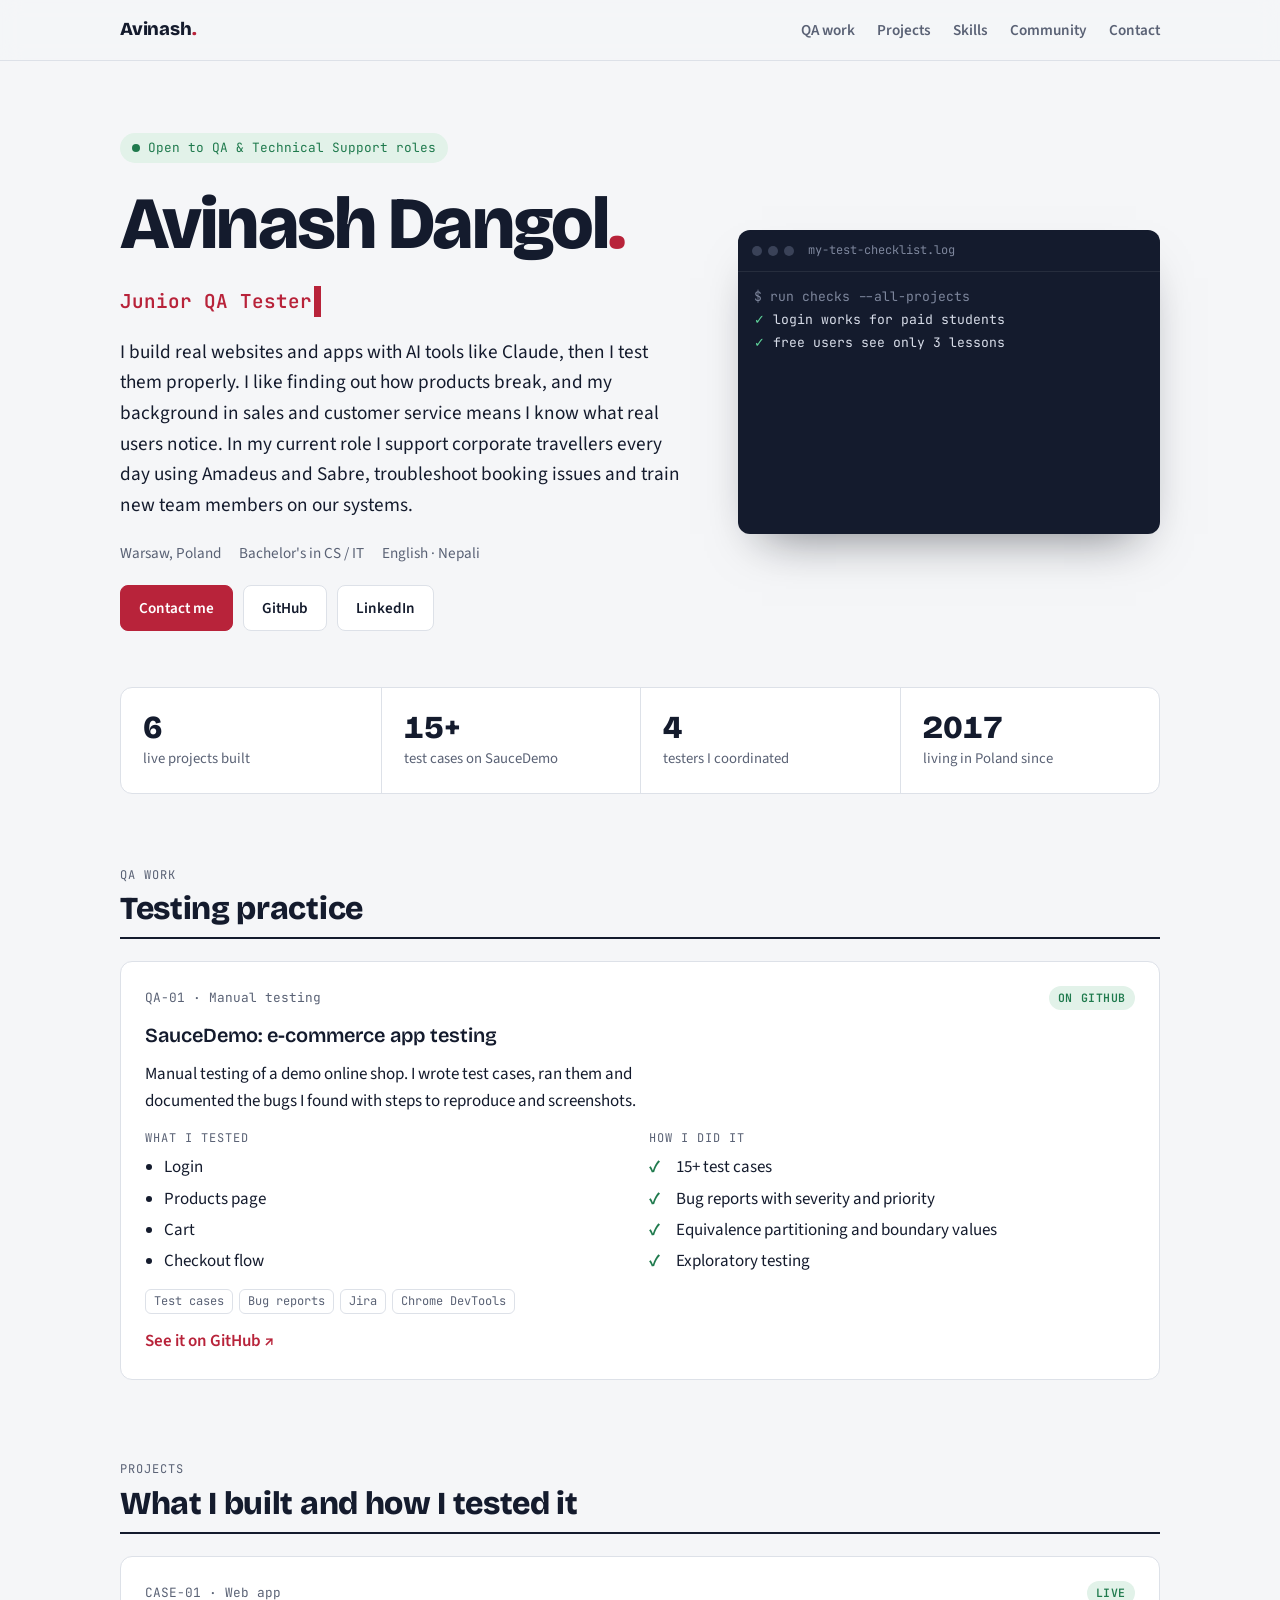
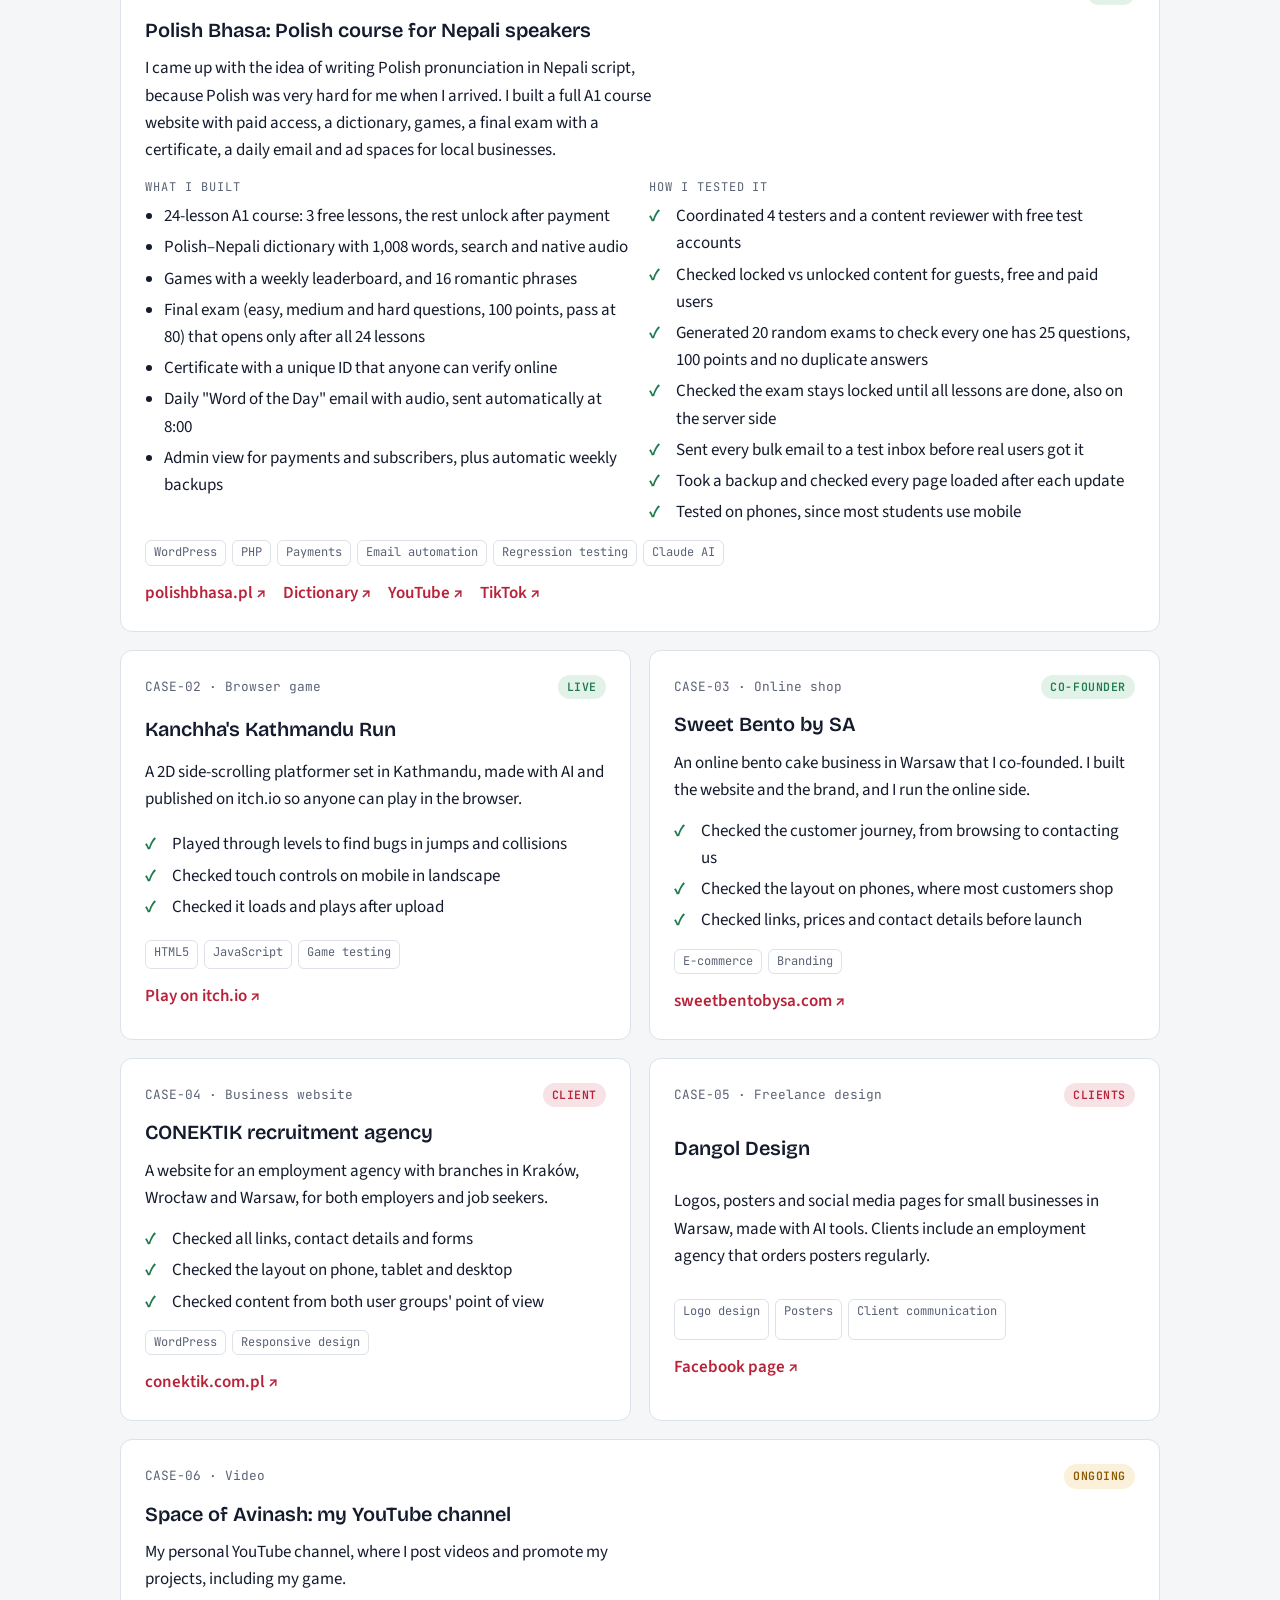
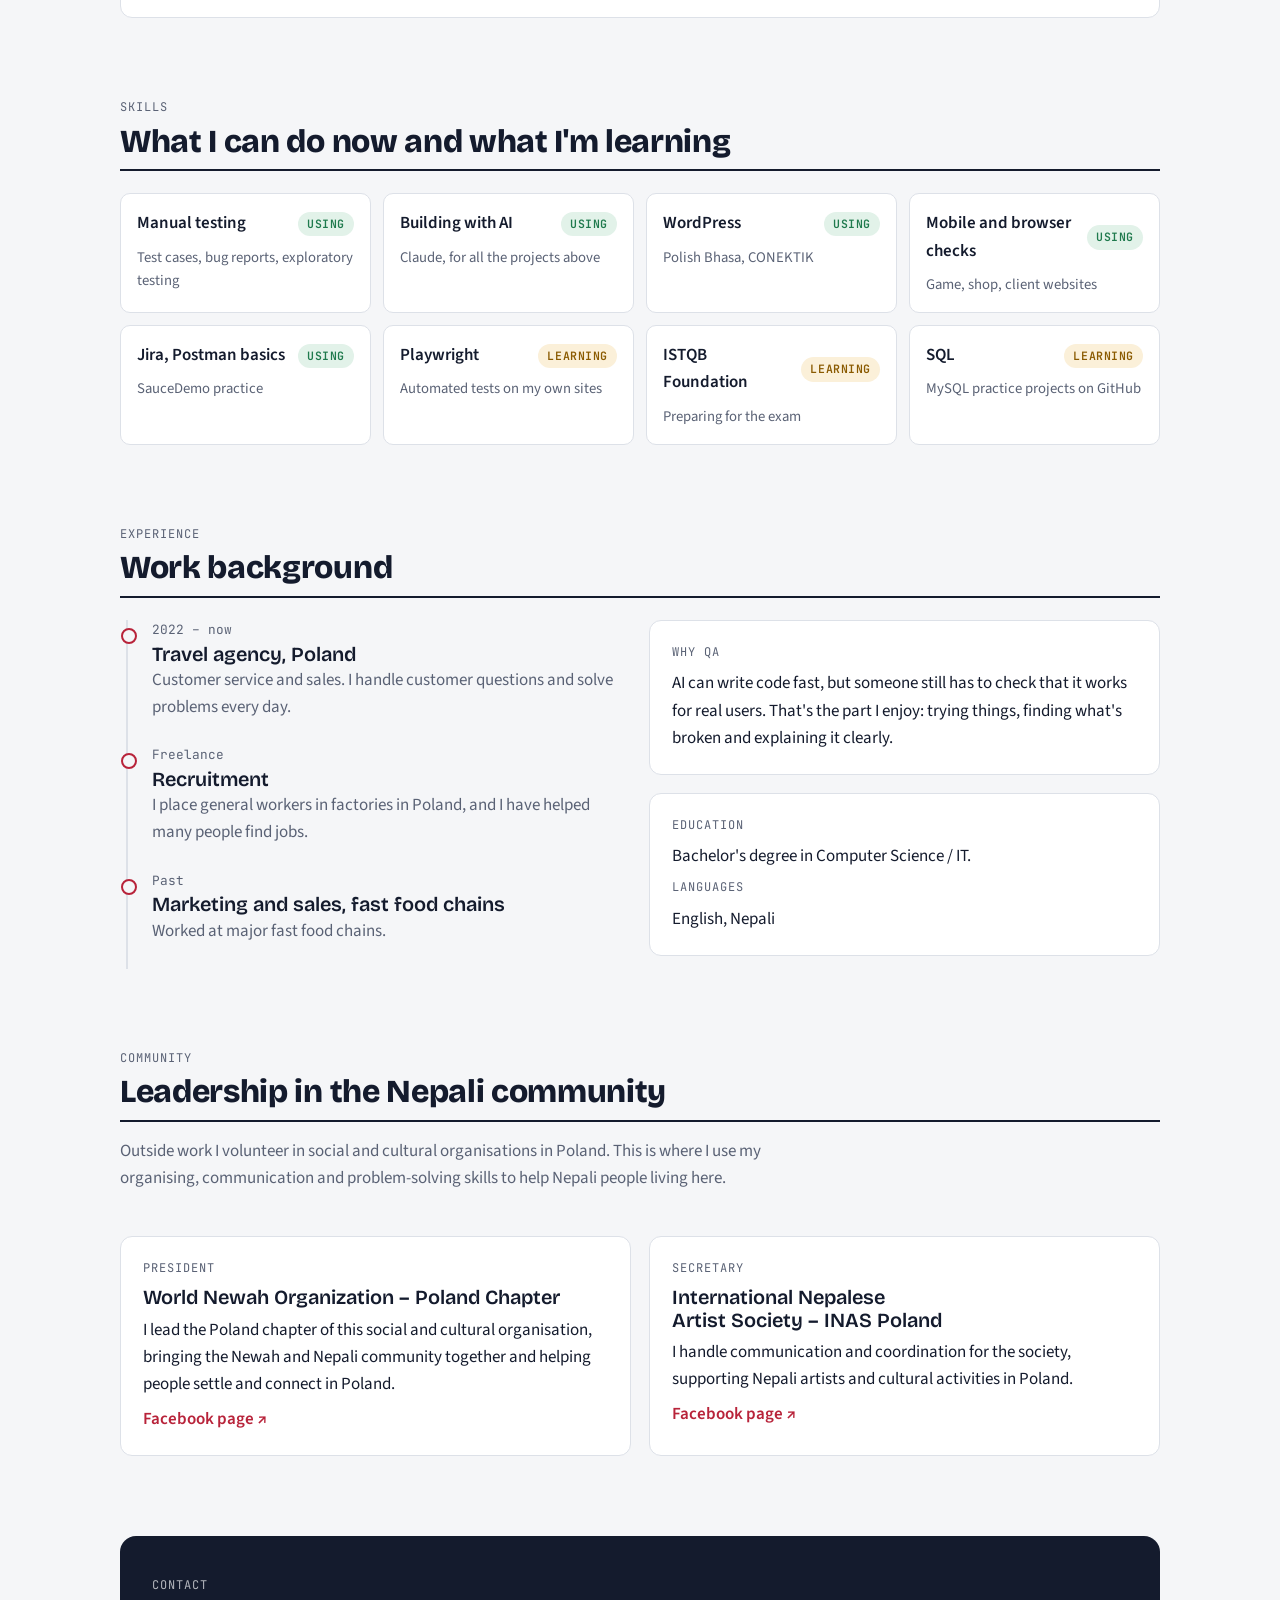
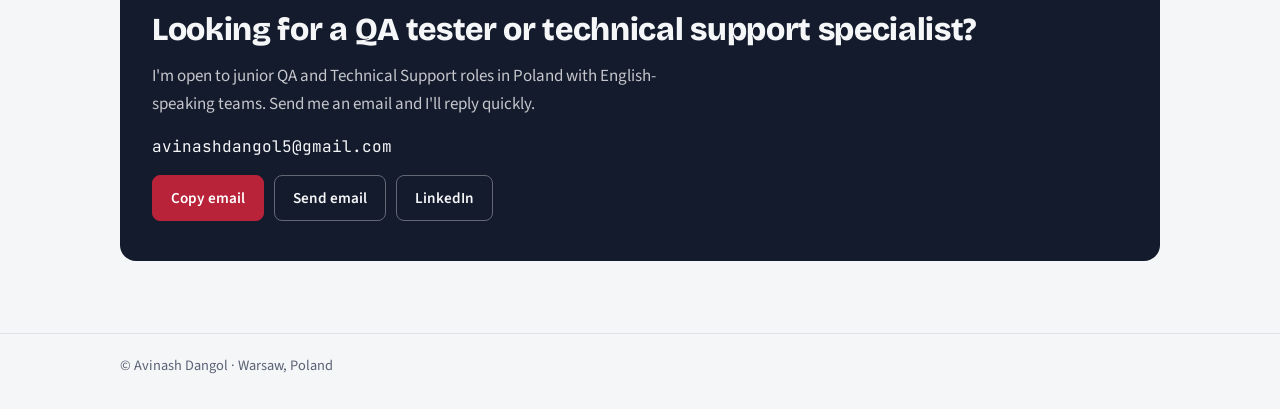
<file: index.html>
<!doctype html>
<html lang="en">
<head>
<meta charset="utf-8">
<meta name="viewport" content="width=device-width, initial-scale=1, viewport-fit=cover">
<meta name="description" content="Avinash Dangol: open to junior QA and Technical Support roles in Warsaw, Poland. I build websites and apps with AI, test them properly, and help users solve problems.">
<title>Avinash Dangol · QA & Technical Support</title>
<link rel="preconnect" href="https://fonts.googleapis.com">
<link rel="preconnect" href="https://fonts.gstatic.com" crossorigin>
<link rel="stylesheet" href="https://fonts.googleapis.com/css2?family=Bricolage+Grotesque:opsz,wght@12..96,600;12..96,800&family=Source+Sans+3:wght@400;600&family=JetBrains+Mono:wght@400;600&display=swap">
<style>
/* Layout: sticky nav, split hero (intro + live "test run" console), then case-file sections that reveal on scroll */
:root{
  --bg:#F5F6F8; --surface:#FFFFFF; --ink:#141B2D; --muted:#5A6275; --line:#DDE1E8;
  --accent:#B8233A; --accent-soft:#F7E3E6; --pass:#1F7A4D; --pass-soft:#E2F2E9; --learn:#8A5A00; --learn-soft:#FBF0D9;
  --console:#141B2D; --console-ink:#D7DCE8; --console-dim:#7D869C;
  --nav:rgba(245,246,248,.82);
  --display:"Bricolage Grotesque","Segoe UI",system-ui,sans-serif;
  --body:"Source Sans 3","Segoe UI",system-ui,sans-serif;
  --mono:"JetBrains Mono",ui-monospace,Consolas,monospace;
}
@media (prefers-color-scheme: dark){:root{
  --bg:#0F1320; --surface:#171C2C; --ink:#E9ECF3; --muted:#9AA2B5; --line:#2A3146;
  --accent:#F0657A; --accent-soft:#3A1C24; --pass:#5FD39A; --pass-soft:#163326; --learn:#F2C46B; --learn-soft:#3A2E14;
  --console:#0A0D17; --console-ink:#D7DCE8; --console-dim:#6B7489; --nav:rgba(15,19,32,.82); color-scheme:dark}}

*{box-sizing:border-box}
html{scroll-behavior:smooth;scroll-padding-top:72px}
body{margin:0;background:var(--bg);color:var(--ink);font-family:var(--body);font-size:17px;line-height:1.6;overflow-x:hidden}
img{max-width:100%}
h1,h2,h3{font-family:var(--display);text-wrap:balance;margin:0;line-height:1.12}
h1{font-size:clamp(2.6rem,7.5vw,4.6rem);font-weight:800;letter-spacing:-.025em}
h2{font-size:clamp(1.5rem,3.5vw,2rem);font-weight:800;letter-spacing:-.01em}
h3{font-size:1.25rem;font-weight:600}
p{margin:0;max-width:65ch}
a{color:var(--accent)}
a:focus-visible,button:focus-visible{outline:2px solid var(--accent);outline-offset:3px;border-radius:4px}
.label{font-family:var(--mono);font-size:.75rem;letter-spacing:.08em;text-transform:uppercase;color:var(--muted)}
.gutter{padding-left:max(16px,env(safe-area-inset-left,0px));padding-right:max(16px,env(safe-area-inset-right,0px))}
.wrap{max-width:1040px;margin:0 auto}

/* Scroll progress */
.progress{position:fixed;top:0;left:0;height:3px;width:100%;background:var(--accent);transform-origin:0 50%;transform:scaleX(0);z-index:30}

/* Nav */
nav{position:sticky;top:0;z-index:20;background:var(--nav);backdrop-filter:blur(10px);-webkit-backdrop-filter:blur(10px);border-bottom:1px solid var(--line)}
nav .wrap{display:flex;align-items:center;justify-content:space-between;gap:16px;height:60px}
.brand{font-family:var(--display);font-weight:800;font-size:1.15rem;color:var(--ink);text-decoration:none;letter-spacing:-.01em}
.brand span{color:var(--accent)}
.navlinks{display:flex;gap:22px}
.navlinks a{color:var(--muted);text-decoration:none;font-weight:600;font-size:.95rem;position:relative}
.navlinks a::after{content:"";position:absolute;left:0;right:0;bottom:-4px;height:2px;background:var(--accent);transform:scaleX(0);transform-origin:left;transition:transform .25s}
.navlinks a:hover{color:var(--ink)}
.navlinks a:hover::after,.navlinks a.active::after{transform:scaleX(1)}
.navlinks a.active{color:var(--ink)}
@media (max-width:640px){.navlinks{gap:14px}.navlinks a{font-size:.85rem}.navlinks .hide-sm{display:none}}

/* Hero */
.hero{display:grid;grid-template-columns:1.15fr .85fr;gap:48px;align-items:center;padding-block:72px 56px}
.hero-text{display:flex;flex-direction:column;gap:20px;min-width:0}
.status{display:inline-flex;align-items:center;gap:8px;font-family:var(--mono);font-size:.8rem;color:var(--pass);background:var(--pass-soft);padding:5px 12px;border-radius:999px;width:fit-content}
.status i{width:8px;height:8px;border-radius:50%;background:var(--pass);animation:pulse 2s infinite}
@keyframes pulse{0%{box-shadow:0 0 0 0 color-mix(in srgb,var(--pass) 60%,transparent)}70%{box-shadow:0 0 0 8px transparent}100%{box-shadow:0 0 0 0 transparent}}
.hero h1 .dot{color:var(--accent)}
.typed{font-family:var(--mono);font-size:clamp(1rem,2.4vw,1.2rem);color:var(--accent);font-weight:600;min-height:1.6em}
.typed .caret{display:inline-block;width:.6ch;background:var(--accent);margin-left:2px;animation:blink 1s steps(1) infinite}
@keyframes blink{50%{opacity:0}}
.lead{font-size:1.2rem}
.meta{display:flex;flex-wrap:wrap;gap:6px 18px;color:var(--muted);font-size:.95rem}
.contact{display:flex;flex-wrap:wrap;gap:10px;align-items:center}
.btn{display:inline-flex;align-items:center;gap:8px;padding:11px 18px;border-radius:8px;border:1px solid var(--line);background:var(--surface);color:var(--ink);font:600 .95rem var(--body);text-decoration:none;cursor:pointer;transition:transform .2s,box-shadow .2s,border-color .2s}
.btn:hover{transform:translateY(-2px);box-shadow:0 6px 18px -8px rgba(20,27,45,.35);border-color:var(--ink)}
.btn.primary{background:var(--accent);border-color:var(--accent);color:#fff}
.btn.primary:hover{border-color:var(--accent)}

/* Test-run console */
.console{background:var(--console);color:var(--console-ink);border-radius:12px;font-family:var(--mono);font-size:.82rem;line-height:1.75;box-shadow:0 24px 48px -24px rgba(10,13,23,.55);overflow:hidden;min-width:0}
.console-bar{display:flex;align-items:center;gap:6px;padding:10px 14px;border-bottom:1px solid rgba(255,255,255,.08)}
.console-bar i{width:10px;height:10px;border-radius:50%;background:#3A4258}
.console-bar span{margin-left:8px;color:var(--console-dim);font-size:.75rem}
.console-body{padding:14px 16px 16px;min-height:262px}
.console .cmd{color:var(--console-dim)}
.console .ln{white-space:nowrap;overflow:hidden;text-overflow:ellipsis}
.console .ok{color:#5FD39A}
.console .run{color:#F2C46B}
.console .sum{margin-top:8px;padding-top:8px;border-top:1px solid rgba(255,255,255,.08)}
.console .sum b{color:#5FD39A}

/* Stats */
.stats{display:grid;grid-template-columns:repeat(4,1fr);gap:0;border:1px solid var(--line);border-radius:12px;background:var(--surface);margin-bottom:72px}
.stat{padding:22px;display:flex;flex-direction:column;gap:2px;border-left:1px solid var(--line)}
.stat:first-child{border-left:0}
.stat strong{font-family:var(--display);font-size:2rem;font-weight:800;font-variant-numeric:tabular-nums;line-height:1.1}
.stat span{color:var(--muted);font-size:.92rem}
@media (max-width:760px){.hero{grid-template-columns:1fr;padding-block:48px 40px;gap:32px}.stats{grid-template-columns:1fr 1fr}.stat:nth-child(3){border-left:0}.stat:nth-child(n+3){border-top:1px solid var(--line)}}

/* Sections */
main{display:flex;flex-direction:column;gap:80px;padding-bottom:72px}
section{display:flex;flex-direction:column;gap:22px}
.head{display:flex;flex-direction:column;gap:6px;border-bottom:2px solid var(--ink);padding-bottom:10px}

/* Case files */
.cases{display:grid;grid-template-columns:1fr;gap:18px}
.case{background:var(--surface);border:1px solid var(--line);border-radius:12px;padding:24px;display:grid;gap:14px;transition:transform .25s,box-shadow .25s,border-color .25s;position:relative;overflow:hidden}
.case::before{content:"";position:absolute;left:0;top:0;bottom:0;width:3px;background:var(--accent);transform:scaleY(0);transform-origin:top;transition:transform .35s}
.case:hover{transform:translateY(-3px);box-shadow:0 14px 32px -18px rgba(20,27,45,.4);border-color:color-mix(in srgb,var(--accent) 35%,var(--line))}
.case:hover::before{transform:scaleY(1)}
.case-top{display:flex;flex-wrap:wrap;justify-content:space-between;gap:8px 16px;align-items:baseline}
.id{font-family:var(--mono);font-size:.8rem;color:var(--muted)}
.pill{font-family:var(--mono);font-size:.72rem;font-weight:600;letter-spacing:.05em;text-transform:uppercase;padding:3px 9px;border-radius:999px;white-space:nowrap}
.pill.live{background:var(--pass-soft);color:var(--pass)}
.pill.client{background:var(--accent-soft);color:var(--accent)}
.pill.wip{background:var(--learn-soft);color:var(--learn)}
.cols{display:grid;grid-template-columns:1fr 1fr;gap:18px}
.cols>div{min-width:0;display:flex;flex-direction:column;gap:6px}
ul{margin:0;padding-left:1.1em;display:flex;flex-direction:column;gap:4px}
ul.checks{list-style:none;padding-left:0}
ul.checks li{padding-left:1.6em;position:relative}
ul.checks li::before{content:"✓";position:absolute;left:0;color:var(--pass);font-weight:700}
.tags{display:flex;flex-wrap:wrap;gap:6px}
.tag{font-family:var(--mono);font-size:.75rem;border:1px solid var(--line);border-radius:6px;padding:2px 8px;color:var(--muted)}
.links{display:flex;flex-wrap:wrap;gap:16px;font-weight:600}
.links a{text-decoration:none;background:linear-gradient(currentColor,currentColor) 0 100%/0 2px no-repeat;transition:background-size .25s}
.links a:hover{background-size:100% 2px}
.grid2{display:grid;grid-template-columns:1fr 1fr;gap:18px}
@media (max-width:640px){.cols,.grid2{grid-template-columns:1fr}.case{padding:18px}}

/* Skills */
.skills{display:grid;grid-template-columns:repeat(auto-fit,minmax(230px,1fr));gap:12px}
.skill{background:var(--surface);border:1px solid var(--line);border-radius:10px;padding:16px;display:flex;flex-direction:column;gap:8px}
.skill-top{display:flex;justify-content:space-between;align-items:center;gap:8px}
.skill b{font-weight:600}
.skill span.where{color:var(--muted);font-size:.92rem}

/* Timeline */
.timeline{display:flex;flex-direction:column;border-left:2px solid var(--line);margin-left:6px}
.t{padding:0 0 24px 24px;position:relative;display:flex;flex-direction:column;gap:2px}
.t::before{content:"";position:absolute;left:-7px;top:8px;width:12px;height:12px;border-radius:50%;background:var(--bg);border:2px solid var(--accent)}
.t .when{font-family:var(--mono);font-size:.8rem;color:var(--muted)}
.t p{color:var(--muted)}
.box{background:var(--surface);border:1px solid var(--line);border-radius:12px;padding:22px;display:flex;flex-direction:column;gap:8px;min-width:0}

/* Contact band */
.cta{background:var(--ink);color:var(--bg);border-radius:16px;padding:40px 32px;display:flex;flex-direction:column;gap:16px;align-items:flex-start}
.cta h2{color:var(--bg)}
.cta p{color:color-mix(in srgb,var(--bg) 78%,var(--ink))}
.cta .email{font-family:var(--mono);font-size:1rem;user-select:all}
.cta .btn{background:transparent;color:var(--bg);border-color:color-mix(in srgb,var(--bg) 35%,var(--ink))}
.cta .btn.primary{background:var(--accent);border-color:var(--accent);color:#fff}
footer{color:var(--muted);font-size:.9rem;border-top:1px solid var(--line);padding-block:20px 32px}

/* Motion: page-load stagger + scroll reveal (only when JS runs, so content stays visible without it) */
.js .rise{opacity:0;transform:translateY(18px)}
.js .rise.in{opacity:1;transform:none;transition:opacity .7s ease,transform .7s cubic-bezier(.2,.7,.2,1)}
@media (prefers-reduced-motion:reduce){
  html{scroll-behavior:auto}
  .js .rise{opacity:1;transform:none}
  *,*::before,*::after{animation:none!important;transition:none!important}
}
</style>
</head>
<body>
<div class="progress" id="progress"></div>

<nav class="gutter">
  <div class="wrap">
    <a class="brand" href="#top">Avinash<span>.</span></a>
    <div class="navlinks">
      <a href="#qa">QA work</a>
      <a href="#projects">Projects</a>
      <a href="#skills" class="hide-sm">Skills</a>
      <a href="#community" class="hide-sm">Community</a>
      <a href="#contact">Contact</a>
    </div>
  </div>
</nav>

<div class="gutter" id="top">
<div class="wrap">

<header class="hero">
  <div class="hero-text">
    <span class="status rise"><i></i>Open to QA &amp; Technical Support roles</span>
    <h1 class="rise">Avinash Dangol<span class="dot">.</span></h1>
    <div class="typed rise" aria-label="Junior QA Tester and Technical Support"><span id="typed">Junior QA Tester</span><span class="caret">&nbsp;</span></div>
    <p class="lead rise">I build real websites and apps with AI tools like Claude, then I test them properly. I like finding out how products break, and my background in sales and customer service means I know what real users notice. In my current role I support corporate travellers every day using Amadeus and Sabre, troubleshoot booking issues and train new team members on our systems.</p>
    <div class="meta rise"><span>Warsaw, Poland</span><span>Bachelor's in CS / IT</span><span>English · Nepali</span></div>
    <div class="contact rise">
      <a class="btn primary" href="#contact">Contact me</a>
      <a class="btn" href="https://github.com/avinashdangol" target="_blank" rel="noopener">GitHub</a>
      <a class="btn" href="https://www.linkedin.com/in/avinash-dangol-6977721ba" target="_blank" rel="noopener">LinkedIn</a>
    </div>
  </div>

  <div class="console rise" aria-hidden="true">
    <div class="console-bar"><i></i><i></i><i></i><span>my-test-checklist.log</span></div>
    <div class="console-body" id="console">
      <div class="ln cmd">$ run checks --all-projects</div>
      <div class="ln"><span class="ok">✓</span> login works for paid students</div>
      <div class="ln"><span class="ok">✓</span> free users see only 3 lessons</div>
      <div class="ln"><span class="ok">✓</span> daily email reaches test inbox</div>
      <div class="ln"><span class="ok">✓</span> game runs on mobile, landscape</div>
      <div class="ln"><span class="ok">✓</span> shop checkout flow on phone</div>
      <div class="ln"><span class="ok">✓</span> all links and contact details</div>
      <div class="ln sum"><b>6 passed</b> · ready to ship</div>
    </div>
  </div>
</header>

<div class="stats rise">
  <div class="stat"><strong data-count="6">6</strong><span>live projects built</span></div>
  <div class="stat"><strong data-count="15" data-suffix="+">15+</strong><span>test cases on SauceDemo</span></div>
  <div class="stat"><strong data-count="4">4</strong><span>testers I coordinated</span></div>
  <div class="stat"><strong data-count="2017">2017</strong><span>living in Poland since</span></div>
</div>

<main>

<section id="qa">
  <div class="head rise"><span class="label">QA work</span><h2>Testing practice</h2></div>
  <div class="cases">
    <article class="case rise">
      <div class="case-top"><span class="id">QA-01 · Manual testing</span><span class="pill live">On GitHub</span></div>
      <h3>SauceDemo: e-commerce app testing</h3>
      <p>Manual testing of a demo online shop. I wrote test cases, ran them and documented the bugs I found with steps to reproduce and screenshots.</p>
      <div class="cols">
        <div><span class="label">What I tested</span>
          <ul><li>Login</li><li>Products page</li><li>Cart</li><li>Checkout flow</li></ul></div>
        <div><span class="label">How I did it</span>
          <ul class="checks"><li>15+ test cases</li><li>Bug reports with severity and priority</li><li>Equivalence partitioning and boundary values</li><li>Exploratory testing</li></ul></div>
      </div>
      <div class="tags"><span class="tag">Test cases</span><span class="tag">Bug reports</span><span class="tag">Jira</span><span class="tag">Chrome DevTools</span></div>
      <div class="links"><a href="https://github.com/avinashdangol/saucedemo-qa-portfolio" target="_blank" rel="noopener">See it on GitHub ↗</a></div>
    </article>
  </div>
</section>

<section id="projects">
  <div class="head rise"><span class="label">Projects</span><h2>What I built and how I tested it</h2></div>
  <div class="cases">

    <article class="case rise">
      <div class="case-top"><span class="id">CASE-01 · Web app</span><span class="pill live">Live</span></div>
      <h3>Polish Bhasa: Polish course for Nepali speakers</h3>
      <p>I came up with the idea of writing Polish pronunciation in Nepali script, because Polish was very hard for me when I arrived. I built a full A1 course website with paid access, a dictionary, games, a final exam with a certificate, a daily email and ad spaces for local businesses.</p>
      <div class="cols">
        <div><span class="label">What I built</span>
          <ul><li>24-lesson A1 course: 3 free lessons, the rest unlock after payment</li>
          <li>Polish–Nepali dictionary with 1,008 words, search and native audio</li>
          <li>Games with a weekly leaderboard, and 16 romantic phrases</li>
          <li>Final exam (easy, medium and hard questions, 100 points, pass at 80) that opens only after all 24 lessons</li>
          <li>Certificate with a unique ID that anyone can verify online</li>
          <li>Daily "Word of the Day" email with audio, sent automatically at 8:00</li>
          <li>Admin view for payments and subscribers, plus automatic weekly backups</li></ul></div>
        <div><span class="label">How I tested it</span>
          <ul class="checks"><li>Coordinated 4 testers and a content reviewer with free test accounts</li>
          <li>Checked locked vs unlocked content for guests, free and paid users</li>
          <li>Generated 20 random exams to check every one has 25 questions, 100 points and no duplicate answers</li>
          <li>Checked the exam stays locked until all lessons are done, also on the server side</li>
          <li>Sent every bulk email to a test inbox before real users got it</li>
          <li>Took a backup and checked every page loaded after each update</li>
          <li>Tested on phones, since most students use mobile</li></ul></div>
      </div>
      <div class="tags"><span class="tag">WordPress</span><span class="tag">PHP</span><span class="tag">Payments</span><span class="tag">Email automation</span><span class="tag">Regression testing</span><span class="tag">Claude AI</span></div>
      <div class="links"><a href="https://polishbhasa.pl" target="_blank" rel="noopener">polishbhasa.pl ↗</a><a href="https://polishbhasa.pl/dictionary/" target="_blank" rel="noopener">Dictionary ↗</a><a href="https://www.youtube.com/@PolishBhasa" target="_blank" rel="noopener">YouTube ↗</a><a href="https://www.tiktok.com/@polishbhasa" target="_blank" rel="noopener">TikTok ↗</a></div>
    </article>

    <div class="grid2">
      <article class="case rise">
        <div class="case-top"><span class="id">CASE-02 · Browser game</span><span class="pill live">Live</span></div>
        <h3>Kanchha's Kathmandu Run</h3>
        <p>A 2D side-scrolling platformer set in Kathmandu, made with AI and published on itch.io so anyone can play in the browser.</p>
        <ul class="checks"><li>Played through levels to find bugs in jumps and collisions</li>
        <li>Checked touch controls on mobile in landscape</li>
        <li>Checked it loads and plays after upload</li></ul>
        <div class="tags"><span class="tag">HTML5</span><span class="tag">JavaScript</span><span class="tag">Game testing</span></div>
        <div class="links"><a href="https://dangolstudio.itch.io/kathmandu-run" target="_blank" rel="noopener">Play on itch.io ↗</a></div>
      </article>

      <article class="case rise">
        <div class="case-top"><span class="id">CASE-03 · Online shop</span><span class="pill live">Co-founder</span></div>
        <h3>Sweet Bento by SA</h3>
        <p>An online bento cake business in Warsaw that I co-founded. I built the website and the brand, and I run the online side.</p>
        <ul class="checks"><li>Checked the customer journey, from browsing to contacting us</li>
        <li>Checked the layout on phones, where most customers shop</li>
        <li>Checked links, prices and contact details before launch</li></ul>
        <div class="tags"><span class="tag">E-commerce</span><span class="tag">Branding</span></div>
        <div class="links"><a href="https://sweetbentobysa.com" target="_blank" rel="noopener">sweetbentobysa.com ↗</a></div>
      </article>

      <article class="case rise">
        <div class="case-top"><span class="id">CASE-04 · Business website</span><span class="pill client">Client</span></div>
        <h3>CONEKTIK recruitment agency</h3>
        <p>A website for an employment agency with branches in Kraków, Wrocław and Warsaw, for both employers and job seekers.</p>
        <ul class="checks"><li>Checked all links, contact details and forms</li>
        <li>Checked the layout on phone, tablet and desktop</li>
        <li>Checked content from both user groups' point of view</li></ul>
        <div class="tags"><span class="tag">WordPress</span><span class="tag">Responsive design</span></div>
        <div class="links"><a href="https://conektik.com.pl" target="_blank" rel="noopener">conektik.com.pl ↗</a></div>
      </article>

      <article class="case rise">
        <div class="case-top"><span class="id">CASE-05 · Freelance design</span><span class="pill client">Clients</span></div>
        <h3>Dangol Design</h3>
        <p>Logos, posters and social media pages for small businesses in Warsaw, made with AI tools. Clients include an employment agency that orders posters regularly.</p>
        <div class="tags"><span class="tag">Logo design</span><span class="tag">Posters</span><span class="tag">Client communication</span></div>
        <div class="links"><a href="https://www.facebook.com/profile.php?id=61595044676432" target="_blank" rel="noopener">Facebook page ↗</a></div>
      </article>
    </div>

    <article class="case rise">
      <div class="case-top"><span class="id">CASE-06 · Video</span><span class="pill wip">Ongoing</span></div>
      <h3>Space of Avinash: my YouTube channel</h3>
      <p>My personal YouTube channel, where I post videos and promote my projects, including my game.</p>
    </article>

  </div>
</section>

<section id="skills">
  <div class="head rise"><span class="label">Skills</span><h2>What I can do now and what I'm learning</h2></div>
  <div class="skills">
    <div class="skill rise"><div class="skill-top"><b>Manual testing</b><span class="pill live">Using</span></div><span class="where">Test cases, bug reports, exploratory testing</span></div>
    <div class="skill rise"><div class="skill-top"><b>Building with AI</b><span class="pill live">Using</span></div><span class="where">Claude, for all the projects above</span></div>
    <div class="skill rise"><div class="skill-top"><b>WordPress</b><span class="pill live">Using</span></div><span class="where">Polish Bhasa, CONEKTIK</span></div>
    <div class="skill rise"><div class="skill-top"><b>Mobile and browser checks</b><span class="pill live">Using</span></div><span class="where">Game, shop, client websites</span></div>
    <div class="skill rise"><div class="skill-top"><b>Jira, Postman basics</b><span class="pill live">Using</span></div><span class="where">SauceDemo practice</span></div>
    <div class="skill rise"><div class="skill-top"><b>Playwright</b><span class="pill wip">Learning</span></div><span class="where">Automated tests on my own sites</span></div>
    <div class="skill rise"><div class="skill-top"><b>ISTQB Foundation</b><span class="pill wip">Learning</span></div><span class="where">Preparing for the exam</span></div>
    <div class="skill rise"><div class="skill-top"><b>SQL</b><span class="pill wip">Learning</span></div><span class="where">MySQL practice projects on GitHub</span></div>
  </div>
</section>

<section>
  <div class="head rise"><span class="label">Experience</span><h2>Work background</h2></div>
  <div class="grid2">
    <div class="timeline rise">
      <div class="t"><span class="when">2022 – now</span><h3>Travel agency, Poland</h3><p>Customer service and sales. I handle customer questions and solve problems every day.</p></div>
      <div class="t"><span class="when">Freelance</span><h3>Recruitment</h3><p>I place general workers in factories in Poland, and I have helped many people find jobs.</p></div>
      <div class="t"><span class="when">Past</span><h3>Marketing and sales, fast food chains</h3><p>Worked at major fast food chains.</p></div>
    </div>
    <div style="display:flex;flex-direction:column;gap:18px">
      <div class="box rise"><span class="label">Why QA</span><p>AI can write code fast, but someone still has to check that it works for real users. That's the part I enjoy: trying things, finding what's broken and explaining it clearly.</p></div>
      <div class="box rise"><span class="label">Education</span><p>Bachelor's degree in Computer Science / IT.</p><span class="label">Languages</span><p>English, Nepali</p></div>
    </div>
  </div>
</section>

<section id="community">
  <div class="head rise"><span class="label">Community</span><h2>Leadership in the Nepali community</h2></div>
  <p class="rise" style="color:var(--muted);max-width:720px;margin:-6px 0 22px">Outside work I volunteer in social and cultural organisations in Poland. This is where I use my organising, communication and problem-solving skills to help Nepali people living here.</p>
  <div class="grid2">
    <div class="box rise">
      <span class="label">President</span>
      <h3>World Newah Organization – Poland Chapter</h3>
      <p>I lead the Poland chapter of this social and cultural organisation, bringing the Newah and Nepali community together and helping people settle and connect in Poland.</p>
      <div class="links"><a href="https://www.facebook.com/WNOPolandChapter" target="_blank" rel="noopener">Facebook page ↗</a></div>
    </div>
    <div class="box rise">
      <span class="label">Secretary</span>
      <h3>International Nepalese Artist Society – INAS Poland</h3>
      <p>I handle communication and coordination for the society, supporting Nepali artists and cultural activities in Poland.</p>
      <div class="links"><a href="https://www.facebook.com/profile.php?id=100090196002692" target="_blank" rel="noopener">Facebook page ↗</a></div>
    </div>
  </div>
</section>

<section id="contact">
  <div class="cta rise">
    <span class="label" style="color:inherit;opacity:.7">Contact</span>
    <h2>Looking for a QA tester or technical support specialist?</h2>
    <p>I'm open to junior QA and Technical Support roles in Poland with English-speaking teams. Send me an email and I'll reply quickly.</p>
    <span class="email" id="email">avinashdangol5@gmail.com</span>
    <div class="contact">
      <button class="btn primary" id="copyBtn" type="button">Copy email</button>
      <a class="btn" href="mailto:avinashdangol5@gmail.com">Send email</a>
      <a class="btn" href="https://www.linkedin.com/in/avinash-dangol-6977721ba" target="_blank" rel="noopener">LinkedIn</a>
    </div>
  </div>
</section>

</main>
</div>
</div>

<footer class="gutter"><div class="wrap">© Avinash Dangol · Warsaw, Poland</div></footer>

<script>
(function(){
  var reduce = window.matchMedia && matchMedia('(prefers-reduced-motion: reduce)').matches;
  document.documentElement.classList.add('js');

  // Reveal: hero items stagger on load, the rest on scroll
  var items = [].slice.call(document.querySelectorAll('.rise'));
  var heroItems = items.filter(function(el){ return el.closest('.hero') || el.classList.contains('stats'); });
  heroItems.forEach(function(el,i){ setTimeout(function(){ el.classList.add('in'); }, reduce ? 0 : 120 + i*110); });
  if ('IntersectionObserver' in window){
    var io = new IntersectionObserver(function(es){
      es.forEach(function(e){ if(e.isIntersecting){ e.target.classList.add('in'); io.unobserve(e.target); } });
    }, {rootMargin:'0px 0px -8% 0px'});
    items.forEach(function(el){ if(heroItems.indexOf(el)<0) io.observe(el); });
  } else { items.forEach(function(el){ el.classList.add('in'); }); }

  // Typed role line
  var roles = ['Junior QA Tester','Technical Support','Manual testing · bug reports','Troubleshooting · clear answers','Learning Playwright','Building with AI, testing by hand'];
  var el = document.getElementById('typed');
  if (!reduce){
    var r=0, c=roles[0].length, del=true;
    setTimeout(function tick(){
      var w = roles[r];
      if (del){ c--; el.textContent = w.slice(0,c); if(c===0){ del=false; r=(r+1)%roles.length; } setTimeout(tick, 35); }
      else { var nw = roles[r]; c++; el.textContent = nw.slice(0,c); if(c===nw.length){ del=true; setTimeout(tick, 2200); } else setTimeout(tick, 60); }
    }, 2600);
  }

  // Console: replay the test run line by line
  if (!reduce){
    var lines = [].slice.call(document.querySelectorAll('#console .ln'));
    function run(){
      lines.forEach(function(l){ l.style.visibility='hidden'; });
      lines.forEach(function(l,i){
        setTimeout(function(){
          l.style.visibility='visible';
          var mark = l.querySelector('.ok');
          if (mark){ mark.textContent='…'; mark.className='run'; setTimeout(function(){ mark.textContent='✓'; mark.className='ok'; }, 380); }
        }, 500 + i*620);
      });
      setTimeout(run, 500 + lines.length*620 + 4500);
    }
    run();
  }

  // Count-up stats
  function countUp(n){
    var target = +n.dataset.count, suf = n.dataset.suffix||'', start = target>1000 ? target-30 : 0, t0=null;
    function step(t){ if(!t0) t0=t; var p=Math.min((t-t0)/1200,1); n.textContent = Math.round(start+(target-start)*(1-Math.pow(1-p,3))) + (p===1?suf:''); if(p<1) requestAnimationFrame(step); }
    requestAnimationFrame(step);
  }
  if (!reduce) document.querySelectorAll('[data-count]').forEach(function(n){ setTimeout(function(){ countUp(n); }, 700); });

  // Scroll progress + active nav link
  var bar = document.getElementById('progress');
  var links = [].slice.call(document.querySelectorAll('.navlinks a'));
  function onScroll(){
    var h = document.documentElement, max = h.scrollHeight - h.clientHeight;
    bar.style.transform = 'scaleX(' + (max>0 ? h.scrollTop/max : 0) + ')';
    var cur = null;
    links.forEach(function(a){ var s=document.querySelector(a.getAttribute('href')); if(s && s.getBoundingClientRect().top < 140) cur=a; });
    links.forEach(function(a){ a.classList.toggle('active', a===cur); });
  }
  addEventListener('scroll', onScroll, {passive:true}); onScroll();

  // Copy email
  document.getElementById('copyBtn').addEventListener('click', function(){
    var b=this, t=document.getElementById('email').textContent;
    function done(){ b.textContent='Copied ✓'; setTimeout(function(){ b.textContent='Copy email'; },1600); }
    function fallback(){ var rg=document.createRange(); rg.selectNodeContents(document.getElementById('email')); var s=getSelection(); s.removeAllRanges(); s.addRange(rg); b.textContent='Press Ctrl+C'; }
    try{ navigator.clipboard.writeText(t).then(done,fallback); }catch(e){ fallback(); }
  });
})();
</script>
</body>
</html>
</file>
